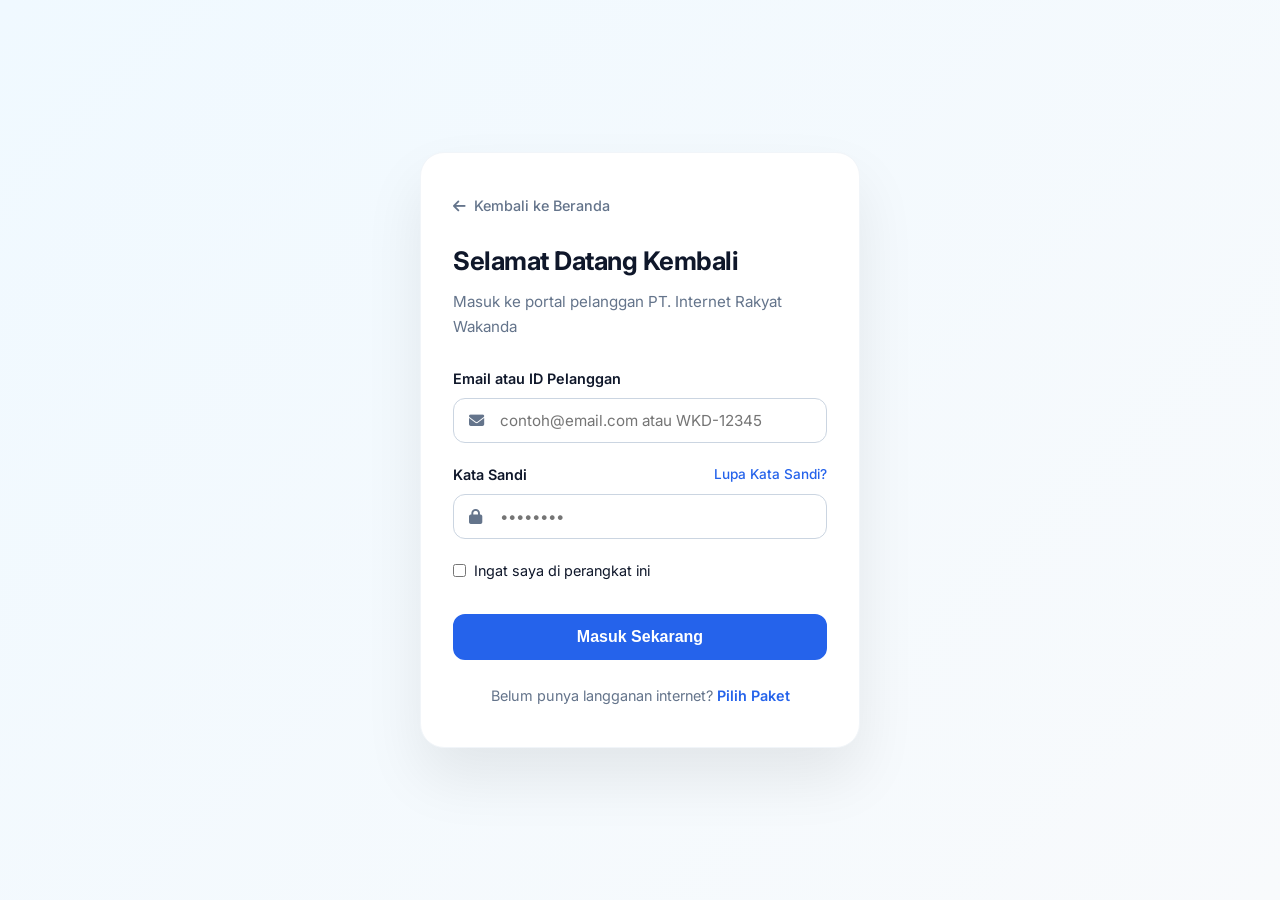
<file: login.html>
<!DOCTYPE html>
<html lang="id">
<head>
    <meta charset="UTF-8">
    <meta name="viewport" content="width=device-width, initial-scale=1.0">
    <meta name="description" content="Login Pelanggan — PT. Internet Rakyat Wakanda">
    <title>Masuk Akun — PT. Internet Rakyat Wakanda</title>

    <!-- Font Modern -->
    <link rel="preconnect" href="https://fonts.googleapis.com">
    <link rel="preconnect" href="https://fonts.gstatic.com" crossorigin>
    <link href="https://fonts.googleapis.com/css2?family=Inter:wght@300;400;600;700;800&display=swap" rel="stylesheet">

    <!-- Ikon Font Awesome -->
    <link rel="stylesheet" href="https://cdnjs.cloudflare.com/ajax/libs/font-awesome/6.5.1/css/all.min.css">

    <!-- CSS Eksternal (Gunakan style.css yang sama) -->
    <link rel="stylesheet" href="style.css">
    <!-- CSS Tambahan Khusus Halaman Login -->
    <link rel="stylesheet" href="login.css">
</head>
<body class="login-body">

    <div class="login-container">
        <div class="login-card">
            <!-- Tombol Kembali ke Beranda -->
            <a href="index.html" class="back-home"><i class="fas fa-arrow-left"></i> Kembali ke Beranda</a>

            <div class="login-header">
                <h2>Selamat Datang Kembali</h2>
                <p>Masuk ke portal pelanggan PT. Internet Rakyat Wakanda</p>
            </div>

            <form action="#" method="POST" class="login-form">
                <div class="form-group">
                    <label for="email">Email atau ID Pelanggan</label>
                    <div class="input-with-icon">
                        <i class="fas fa-envelope"></i>
                        <input type="text" id="email" name="email" placeholder="contoh@email.com atau WKD-12345" required>
                    </div>
                </div>

                <div class="form-group">
                    <div class="label-wrapper">
                        <label for="password">Kata Sandi</label>
                        <a href="#" class="forgot-password">Lupa Kata Sandi?</a>
                    </div>
                    <div class="input-with-icon">
                        <i class="fas fa-lock"></i>
                        <input type="password" id="password" name="password" placeholder="••••••••" required>
                    </div>
                </div>

                <div class="form-remember">
                    <label>
                        <input type="checkbox" name="remember"> Ingat saya di perangkat ini
                    </label>
                </div>

                <button type="submit" class="btn-primary btn-login">Masuk Sekarang</button>
            </form>

            <div class="login-footer">
                <p>Belum punya langganan internet? <a href="index.html#layanan">Pilih Paket</a></p>
            </div>
        </div>
    </div>

</body>
</html>
</file>
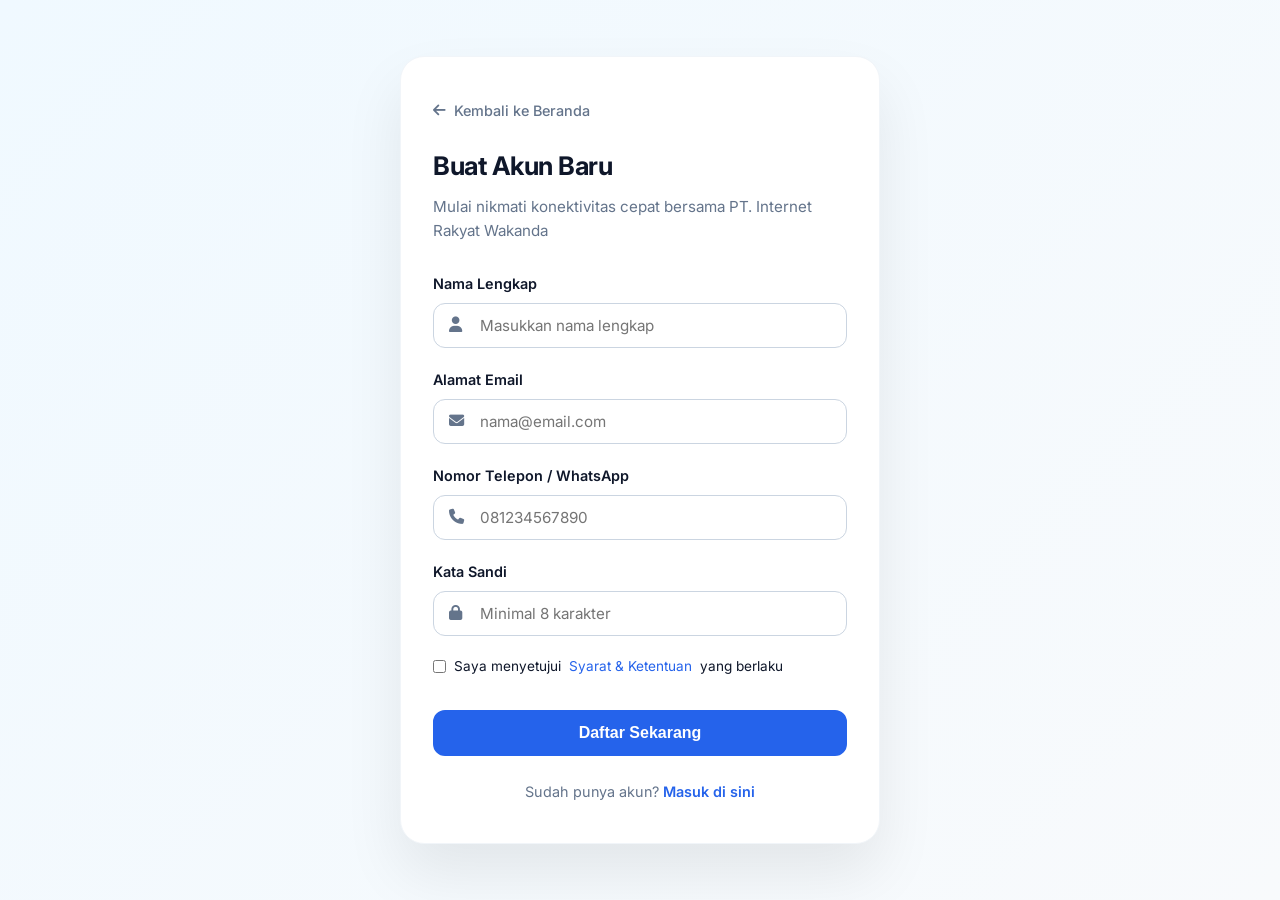
<file: register.html>
<!DOCTYPE html>
<html lang="id">
<head>
    <meta charset="UTF-8">
    <meta name="viewport" content="width=device-width, initial-scale=1.0">
    <meta name="description" content="Daftar Akun Baru Pelanggan — PT. Internet Rakyat Wakanda">
    <title>Pendaftaran Akun — PT. Internet Rakyat Wakanda</title>

    <!-- Font Modern -->
    <link rel="preconnect" href="https://fonts.googleapis.com">
    <link rel="preconnect" href="https://fonts.gstatic.com" crossorigin>
    <link href="https://fonts.googleapis.com/css2?family=Inter:wght@300;400;600;700;800&display=swap" rel="stylesheet">

    <!-- Ikon Font Awesome -->
    <link rel="stylesheet" href="https://cdnjs.cloudflare.com/ajax/libs/font-awesome/6.5.1/css/all.min.css">

    <!-- CSS Eksternal -->
    <link rel="stylesheet" href="style.css">
    <link rel="stylesheet" href="login.css"> <!-- Menggunakan base style yang sama dengan login -->
</head>
<body class="login-body">

    <div class="login-container" style="max-width: 480px;">
        <div class="login-card">
            <!-- Tombol Kembali ke Beranda -->
            <a href="index.html" class="back-home"><i class="fas fa-arrow-left"></i> Kembali ke Beranda</a>

            <div class="login-header">
                <h2>Buat Akun Baru</h2>
                <p>Mulai nikmati konektivitas cepat bersama PT. Internet Rakyat Wakanda</p>
            </div>

            <form action="#" method="POST" class="login-form">
                <div class="form-group">
                    <label for="fullname">Nama Lengkap</label>
                    <div class="input-with-icon">
                        <i class="fas fa-user"></i>
                        <input type="text" id="fullname" name="fullname" placeholder="Masukkan nama lengkap" required>
                    </div>
                </div>

                <div class="form-group">
                    <label for="email">Alamat Email</label>
                    <div class="input-with-icon">
                        <i class="fas fa-envelope"></i>
                        <input type="email" id="email" name="email" placeholder="nama@email.com" required>
                    </div>
                </div>

                <div class="form-group">
                    <label for="phone">Nomor Telepon / WhatsApp</label>
                    <div class="input-with-icon">
                        <i class="fas fa-phone"></i>
                        <input type="tel" id="phone" name="phone" placeholder="081234567890" required>
                    </div>
                </div>

                <div class="form-group">
                    <label for="password">Kata Sandi</label>
                    <div class="input-with-icon">
                        <i class="fas fa-lock"></i>
                        <input type="password" id="password" name="password" placeholder="Minimal 8 karakter" required>
                    </div>
                </div>

                <div class="form-remember">
                    <label style="font-size: 0.85rem;">
                        <input type="checkbox" name="terms" required> Saya menyetujui <a href="#" style="color: var(--primary);">Syarat &amp; Ketentuan</a> yang berlaku
                    </label>
                </div>

                <button type="submit" class="btn-primary btn-login">Daftar Sekarang</button>
            </form>

            <div class="login-footer">
                <p>Sudah punya akun? <a href="login.html">Masuk di sini</a></p>
            </div>
        </div>
    </div>

</body>
</html>
</file>
<file: style.css>
/* ==========================================
   RESET & VARIABEL GLOBAL
   ========================================== */
:root {
    --primary: #2563eb;
    --primary-dark: #1d4ed8;
    --primary-light: #eff6ff;
    --dark: #0f172a;
    --gray-700: #334155;
    --gray-500: #64748b;
    --gray-300: #cbd5e1;
    --gray-100: #f1f5f9;
    --bg: #f8fafc;
    --white: #ffffff;
    --shadow-sm: 0 4px 20px rgba(0, 0, 0, 0.02);
    --shadow-md: 0 10px 30px rgba(0, 0, 0, 0.03);
    --shadow-lg: 0 30px 60px rgba(0, 0, 0, 0.08);
    --radius-md: 20px;
    --radius-lg: 24px;
    --transition: 0.25s ease;
}

* {
    margin: 0;
    padding: 0;
    box-sizing: border-box;
}

html {
    scroll-behavior: smooth;
    scroll-padding-top: 80px;
}

body {
    font-family: 'Inter', sans-serif;
    background: var(--bg);
    color: var(--gray-700);
    line-height: 1.6;
    -webkit-font-smoothing: antialiased;
}

img {
    display: block;
    max-width: 100%;
    height: auto;
}

a {
    text-decoration: none;
    color: inherit;
}

ul {
    list-style: none;
}

/* ==========================================
   CONTAINER
   ========================================== */
.container {
    max-width: 1200px;
    margin: 0 auto;
    padding: 0 24px;
}

/* ==========================================
   TOMBOL
   ========================================== */
.btn-primary {
    display: inline-block;
    background: var(--primary);
    color: var(--white);
    padding: 10px 24px;
    border-radius: 40px;
    font-weight: 600;
    font-size: 0.9rem;
    border: 2px solid var(--primary);
    cursor: pointer;
    transition: background var(--transition), transform var(--transition), box-shadow var(--transition);
}

.btn-primary:hover {
    background: var(--primary-dark);
    border-color: var(--primary-dark);
    transform: translateY(-2px);
    box-shadow: 0 10px 20px rgba(37, 99, 235, 0.25);
}

.btn-outline {
    display: inline-block;
    background: transparent;
    color: var(--primary);
    padding: 10px 24px;
    border-radius: 40px;
    font-weight: 600;
    font-size: 0.9rem;
    border: 2px solid var(--primary);
    transition: all var(--transition);
}

.btn-outline:hover {
    background: var(--primary);
    color: var(--white);
    transform: translateY(-2px);
}

.btn-lg {
    padding: 14px 32px;
    font-size: 1rem;
}

/* ==========================================
   NAVBAR
   ========================================== */
.navbar {
    background: var(--white);
    box-shadow: var(--shadow-sm);
    padding: 16px 0;
    position: sticky;
    top: 0;
    z-index: 100;
    transition: box-shadow var(--transition);
}

.navbar .container {
    display: flex;
    justify-content: space-between;
    align-items: center;
    gap: 20px;
}

.logo {
    font-weight: 800;
    font-size: 1.4rem;
    letter-spacing: -0.5px;
    color: var(--dark);
    white-space: nowrap;
}

.logo span {
    color: var(--primary);
}

.nav-links {
    display: flex;
    gap: 32px;
}

.nav-links a {
    color: var(--gray-700);
    font-weight: 500;
    font-size: 0.95rem;
    transition: color var(--transition);
    position: relative;
}

.nav-links a::after {
    content: '';
    position: absolute;
    bottom: -6px;
    left: 0;
    width: 0;
    height: 2px;
    background: var(--primary);
    transition: width var(--transition);
}

.nav-links a:hover {
    color: var(--primary);
}

.nav-links a:hover::after {
    width: 100%;
}

/* Hamburger (default: sembunyi di desktop) */
.hamburger {
    display: none;
    background: none;
    border: none;
    cursor: pointer;
    flex-direction: column;
    gap: 5px;
    padding: 6px;
}

.hamburger span {
    display: block;
    width: 26px;
    height: 3px;
    background: var(--dark);
    border-radius: 3px;
    transition: all var(--transition);
}

.hamburger.active span:nth-child(1) {
    transform: translateY(8px) rotate(45deg);
}
.hamburger.active span:nth-child(2) {
    opacity: 0;
}
.hamburger.active span:nth-child(3) {
    transform: translateY(-8px) rotate(-45deg);
}

/* ==========================================
   HERO
   ========================================== */
.hero {
    padding: 80px 0 100px;
    background: linear-gradient(135deg, #f0f9ff 0%, #ffffff 100%);
    position: relative;
    overflow: hidden;
}

.hero::before {
    content: '';
    position: absolute;
    top: -150px;
    right: -150px;
    width: 400px;
    height: 400px;
    background: radial-gradient(circle, rgba(37, 99, 235, 0.08) 0%, transparent 70%);
    border-radius: 50%;
}

.hero .container {
    display: grid;
    grid-template-columns: 1fr 1fr;
    gap: 60px;
    align-items: center;
    position: relative;
    z-index: 1;
}

.hero-content h1 {
    font-size: 3.2rem;
    font-weight: 800;
    line-height: 1.15;
    letter-spacing: -1.5px;
    color: var(--dark);
    margin-bottom: 24px;
}

.hero-content h1 span {
    color: var(--primary);
}

.hero-content p {
    font-size: 1.15rem;
    color: var(--gray-500);
    margin-bottom: 32px;
    max-width: 500px;
}

.hero-buttons {
    display: flex;
    gap: 16px;
    flex-wrap: wrap;
}

.hero-image img {
    width: 100%;
    border-radius: var(--radius-lg);
    box-shadow: var(--shadow-lg);
}

/* ==========================================
   SECTION UMUM
   ========================================== */
.section {
    padding: 80px 0;
}

.section-title {
    text-align: center;
    font-size: 2.2rem;
    font-weight: 700;
    letter-spacing: -0.5px;
    margin-bottom: 16px;
    color: var(--dark);
}

.section-subtitle {
    text-align: center;
    color: var(--gray-500);
    max-width: 600px;
    margin: 0 auto 60px;
    font-size: 1.05rem;
}

/* ==========================================
   LAYANAN
   ========================================== */
.services {
    background: var(--white);
}

.services-grid {
    display: grid;
    grid-template-columns: repeat(3, 1fr);
    gap: 30px;
}

.service-card {
    background: var(--white);
    padding: 40px 30px;
    border-radius: var(--radius-md);
    box-shadow: var(--shadow-md);
    border: 1px solid var(--gray-100);
    text-align: center;
    transition: transform var(--transition), box-shadow var(--transition), border-color var(--transition);
}

.service-card:hover {
    transform: translateY(-8px);
    box-shadow: 0 20px 40px rgba(37, 99, 235, 0.1);
    border-color: #dbeafe;
}

.service-icon {
    display: inline-flex;
    align-items: center;
    justify-content: center;
    width: 72px;
    height: 72px;
    font-size: 1.8rem;
    color: var(--primary);
    background: var(--primary-light);
    border-radius: 50%;
    margin-bottom: 24px;
    transition: transform var(--transition);
}

.service-card:hover .service-icon {
    transform: scale(1.1) rotate(-5deg);
}

.service-card h3 {
    font-size: 1.25rem;
    margin-bottom: 12px;
    color: var(--dark);
}

.service-card p {
    color: var(--gray-500);
    font-size: 0.95rem;
}

/* ==========================================
   ABOUT
   ========================================== */
.about {
    background: var(--white);
}

.about-grid {
    display: grid;
    grid-template-columns: 1fr 1fr;
    gap: 60px;
    align-items: center;
}

.about-text h2 {
    font-size: 2.2rem;
    font-weight: 700;
    margin-bottom: 24px;
    color: var(--dark);
    letter-spacing: -0.5px;
    line-height: 1.2;
}

.about-text p {
    color: var(--gray-500);
    margin-bottom: 20px;
}

.stats {
    display: flex;
    gap: 40px;
    margin-top: 40px;
}

.stat-item h4 {
    font-size: 2rem;
    font-weight: 800;
    color: var(--primary);
    line-height: 1.2;
}

.stat-item p {
    font-size: 0.9rem;
    color: var(--gray-500);
    margin-bottom: 0;
}

.about-image img {
    width: 100%;
    border-radius: var(--radius-lg);
    box-shadow: var(--shadow-lg);
}

/* ==========================================
   CTA SECTION
   ========================================== */
.cta {
    padding: 80px 0;
    background: linear-gradient(135deg, var(--primary) 0%, var(--primary-dark) 100%);
    color: var(--white);
    text-align: center;
    position: relative;
    overflow: hidden;
}

.cta::before {
    content: '';
    position: absolute;
    top: -50%;
    left: -10%;
    width: 600px;
    height: 600px;
    background: radial-gradient(circle, rgba(255,255,255,0.1) 0%, transparent 70%);
    border-radius: 50%;
}

.cta .container {
    position: relative;
    z-index: 1;
}

.cta h2 {
    font-size: 2.2rem;
    font-weight: 700;
    margin-bottom: 16px;
    letter-spacing: -0.5px;
}

.cta p {
    font-size: 1.1rem;
    margin-bottom: 32px;
    opacity: 0.9;
}

.cta .btn-primary {
    background: var(--white);
    color: var(--primary);
    border-color: var(--white);
}

.cta .btn-primary:hover {
    background: var(--gray-100);
    border-color: var(--gray-100);
    color: var(--primary-dark);
}

/* ==========================================
   FOOTER
   ========================================== */
.footer {
    background: var(--dark);
    color: #94a3b8;
    padding: 60px 0 30px;
}

.footer .container {
    display: flex;
    flex-direction: column;
    gap: 40px;
}

.footer-top {
    display: grid;
    grid-template-columns: 2fr 1fr 1fr 1fr;
    gap: 40px;
}

.footer-brand h3 {
    color: var(--white);
    font-size: 1.3rem;
    font-weight: 700;
    margin-bottom: 16px;
}

.footer-brand p {
    font-size: 0.9rem;
    max-width: 320px;
    margin-bottom: 12px;
}

.footer-contact i {
    color: var(--primary);
    margin-right: 8px;
}

.footer-links h4 {
    color: var(--white);
    margin-bottom: 16px;
    font-size: 1rem;
}

.footer-links li {
    margin-bottom: 10px;
}

.footer-links a {
    color: #94a3b8;
    font-size: 0.9rem;
    transition: color var(--transition);
}

.footer-links a:hover {
    color: #60a5fa;
}

.social-icons {
    display: flex;
    gap: 12px;
}

.social-icons a {
    display: inline-flex;
    align-items: center;
    justify-content: center;
    width: 40px;
    height: 40px;
    background: #1e293b;
    border-radius: 50%;
    color: #94a3b8;
    font-size: 0.95rem;
    transition: all var(--transition);
}

.social-icons a:hover {
    background: var(--primary);
    color: var(--white);
    transform: translateY(-3px);
}

.footer-bottom {
    border-top: 1px solid #1e293b;
    padding-top: 24px;
    text-align: center;
    font-size: 0.85rem;
}

/* ==========================================
   RESPONSIF — TABLET (≤ 992px)
   ========================================== */
@media (max-width: 992px) {
    .hero .container {
        grid-template-columns: 1fr;
        text-align: center;
        gap: 40px;
    }

    .hero-content h1 {
        font-size: 2.5rem;
    }

    .hero-content p {
        margin-left: auto;
        margin-right: auto;
    }

    .hero-buttons {
        justify-content: center;
    }

    .services-grid {
        grid-template-columns: 1fr 1fr;
    }

    .about-grid {
        grid-template-columns: 1fr;
        gap: 40px;
    }

    .about-image {
        order: -1;
    }

    .stats {
        justify-content: center;
    }

    .footer-top {
        grid-template-columns: 1fr 1fr;
    }
}

/* ==========================================
   RESPONSIF — MOBILE (≤ 768px)
   ========================================== */
@media (max-width: 768px) {
    .nav-cta {
        display: none;
    }

    .hamburger {
        display: flex;
    }

    .nav-links {
        position: absolute;
        top: 100%;
        left: 0;
        right: 0;
        background: var(--white);
        flex-direction: column;
        gap: 0;
        padding: 0 24px;
        max-height: 0;
        overflow: hidden;
        box-shadow: 0 10px 20px rgba(0,0,0,0.05);
        transition: max-height 0.35s ease;
    }

    .nav-links.active {
        max-height: 300px;
        padding: 16px 24px;
    }

    .nav-links li {
        border-bottom: 1px solid var(--gray-100);
    }

    .nav-links li:last-child {
        border-bottom: none;
    }

    .nav-links a {
        display: block;
        padding: 14px 0;
    }

    .nav-links a::after {
        display: none;
    }

    .navbar .container {
        position: relative;
    }

    .hero {
        padding: 60px 0 80px;
    }

    .hero-content h1 {
        font-size: 2rem;
        letter-spacing: -0.5px;
    }

    .hero-content p {
        font-size: 1rem;
    }

    .section {
        padding: 60px 0;
    }

    .section-title,
    .cta h2 {
        font-size: 1.75rem;
    }

    .services-grid {
        grid-template-columns: 1fr;
    }

    .about-text h2 {
        font-size: 1.75rem;
    }

    .stats {
        flex-direction: column;
        gap: 24px;
        align-items: center;
    }

    .stat-item {
        text-align: center;
    }

    .footer-top {
        grid-template-columns: 1fr;
        gap: 32px;
    }

    .cta .btn-primary {
        padding: 12px 28px;
        font-size: 0.95rem;
    }
}

/* ==========================================
   RESPONSIF — SMALL MOBILE (≤ 480px)
   ========================================== */
@media (max-width: 480px) {
    .container {
        padding: 0 18px;
    }

    .hero-content h1 {
        font-size: 1.7rem;
    }

    .hero-buttons {
        flex-direction: column;
        align-items: stretch;
    }

    .hero-buttons a {
        text-align: center;
    }

    .logo {
        font-size: 1.15rem;
    }

    .service-card {
        padding: 30px 20px;
    }
}
</file>
<file: login.css>
/* ==========================================
   HALAMAN LOGIN STYLING
   ========================================== */
.login-body {
    background: linear-gradient(135deg, #f0f9ff 0%, #f8fafc 100%);
    min-height: 100vh;
    display: flex;
    align-items: center;
    justify-content: center;
    padding: 24px;
}

.login-container {
    width: 100%;
    max-width: 440px;
}

.login-card {
    background: var(--white);
    padding: 40px 32px;
    border-radius: var(--radius-lg);
    box-shadow: var(--shadow-lg);
    border: 1px solid var(--gray-100);
}

.back-home {
    display: inline-flex;
    align-items: center;
    gap: 8px;
    color: var(--gray-500);
    font-size: 0.9rem;
    font-weight: 500;
    margin-bottom: 24px;
    transition: color var(--transition);
}

.back-home:hover {
    color: var(--primary);
}

.login-header {
    margin-bottom: 28px;
}

.login-header h2 {
    font-size: 1.6rem;
    font-weight: 700;
    color: var(--dark);
    margin-bottom: 8px;
    letter-spacing: -0.5px;
}

.login-header p {
    color: var(--gray-500);
    font-size: 0.95rem;
}

.login-form .form-group {
    margin-bottom: 20px;
}

.login-form label {
    display: block;
    font-size: 0.9rem;
    font-weight: 600;
    color: var(--dark);
    margin-bottom: 8px;
}

.label-wrapper {
    display: flex;
    justify-content: space-between;
    align-items: center;
    margin-bottom: 8px;
}

.label-wrapper label {
    margin-bottom: 0;
}

.forgot-password {
    font-size: 0.85rem;
    color: var(--primary);
    font-weight: 500;
}

.forgot-password:hover {
    text-decoration: underline;
}

.input-with-icon {
    position: relative;
}

.input-with-icon i {
    position: absolute;
    left: 16px;
    top: 50%;
    transform: translateY(-50%);
    color: var(--gray-500);
    font-size: 0.95rem;
}

.input-with-icon input {
    width: 100%;
    padding: 12px 16px 12px 46px;
    border: 1.5px solid var(--gray-300);
    border-radius: 12px;
    font-size: 0.95rem;
    font-family: 'Inter', sans-serif;
    color: var(--dark);
    background: var(--white);
    transition: all var(--transition);
}

.input-with-icon input:focus {
    outline: none;
    border-color: var(--primary);
    box-shadow: 0 0 0 4px var(--primary-light);
}

.form-remember {
    margin-bottom: 24px;
    font-size: 0.9rem;
    color: var(--gray-700);
}

.form-remember label {
    display: inline-flex;
    align-items: center;
    gap: 8px;
    cursor: pointer;
    font-weight: 400;
}

.btn-login {
    width: 100%;
    text-align: center;
    padding: 12px;
    font-size: 1rem;
    border-radius: 12px;
}

.login-footer {
    text-align: center;
    margin-top: 24px;
    font-size: 0.9rem;
    color: var(--gray-500);
}

.login-footer a {
    color: var(--primary);
    font-weight: 600;
}

.login-footer a:hover {
    text-decoration: underline;
}
</file>
